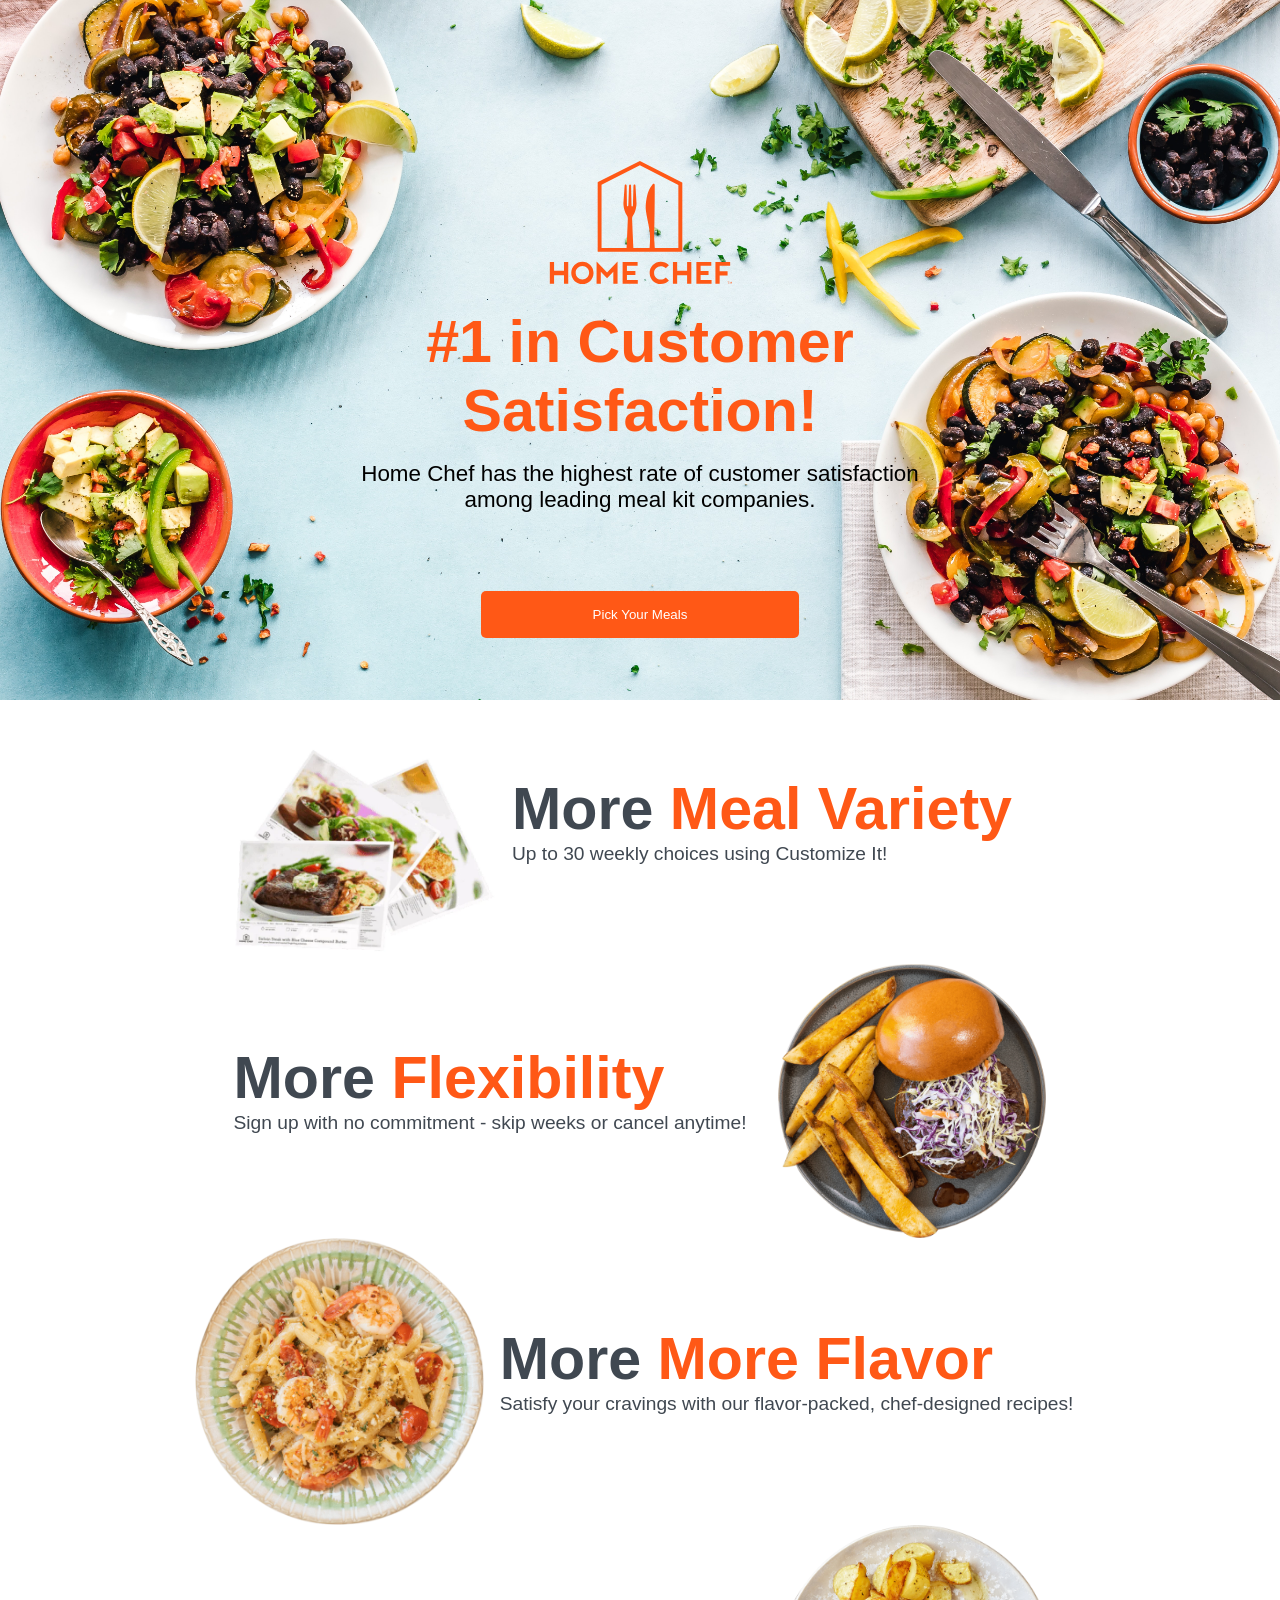
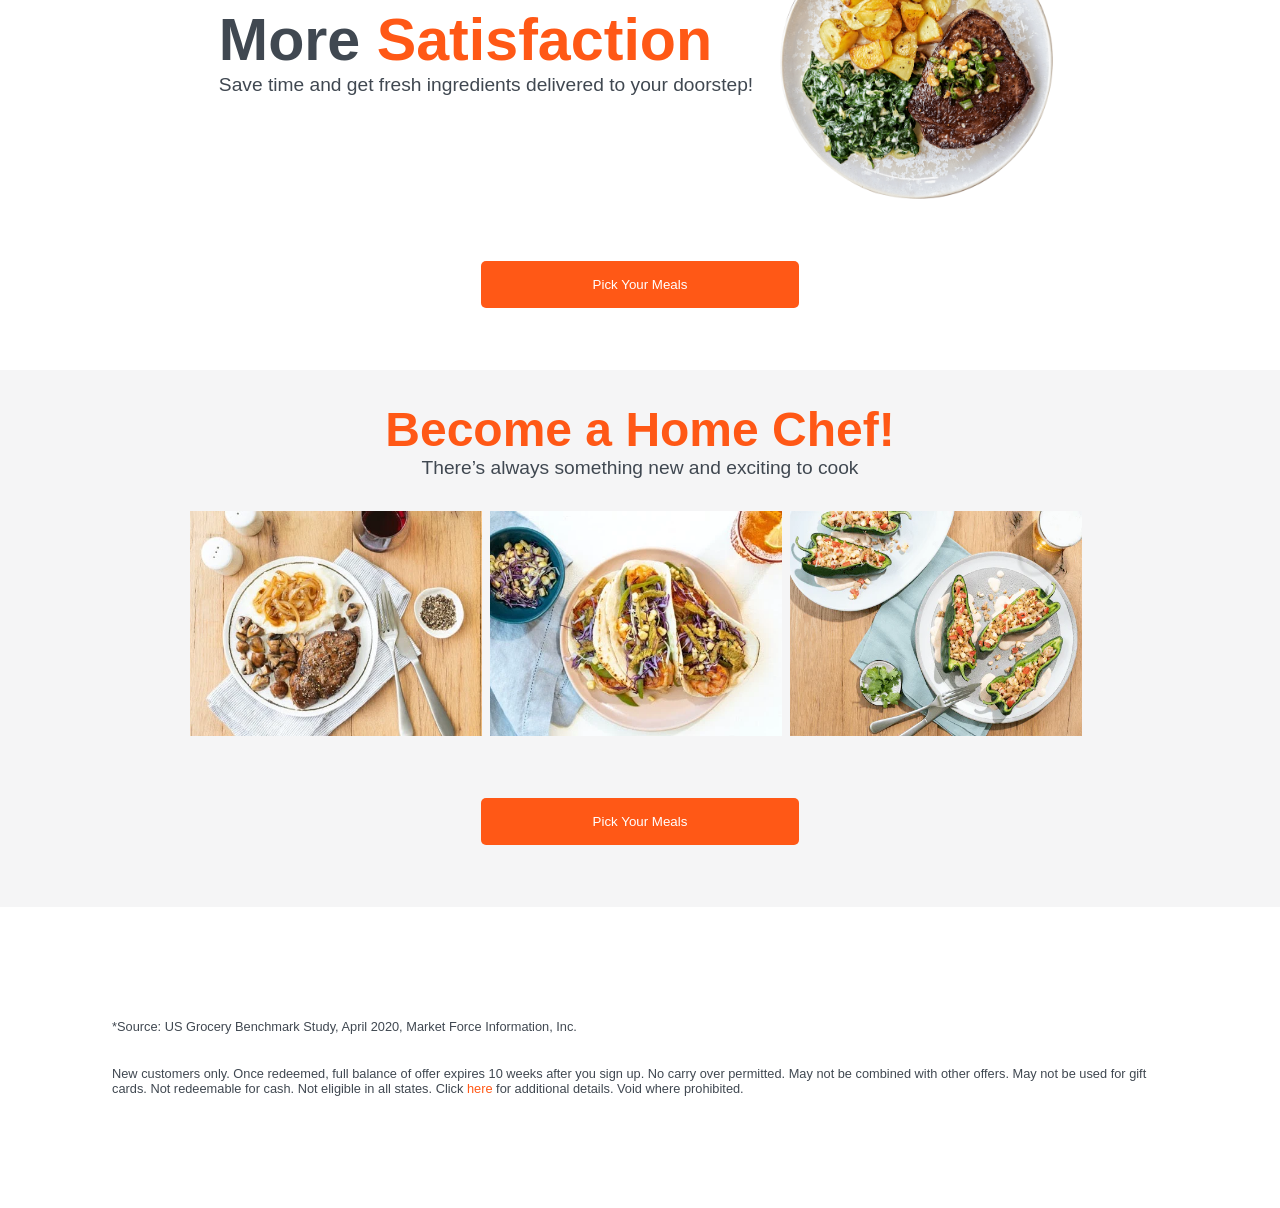
<file: realisation/index.html>
<!DOCTYPE html>
<html lang="en">
<head>
    <meta charset="UTF-8">
    <meta http-equiv="X-UA-Compatible" content="IE=edge">
    <meta name="viewport" content="width=device-width, initial-scale=1.0">
    <link rel="stylesheet" href="css/style.css">
    <link rel="stylesheet" href="css/flex-grid.css">
    <title>Home Chef</title>
</head>
<body>
    <header class="header">
        <div class="header__contenu">
            <div class="icon">
                <svg version="1.1" preserveAspectRatio="xMinYMin meet" id="logo" viewbox="0 0 200 138">
                    <title>Home Chef: Fresh Ingredient Delivery To Cook At Home</title>
                    <path id="logotype" d="M17.4,110.8v9.6H6.6v-9.6H2v23.8h4.6v-9.4h10.8v9.4H22v-23.8H17.4L17.4,110.8z M122.6,110.6 c3.2,0,6.3,1.3,8.6,3.5l0.2,0.2l-3.4,3.4l-0.2-0.2c-1.4-1.4-3.2-2.1-5.2-2.1c-4.1,0-7.3,3.3-7.3,7.3c0,4.1,3.3,7.3,7.3,7.3 c1.9,0,3.8-0.8,5.2-2.1l0.2-0.2l3.4,3.4l-0.2,0.2c-2.3,2.3-5.3,3.5-8.6,3.5c-6.7,0-12.1-5.4-12.1-12.1 C110.4,116,115.9,110.6,122.6,110.6L122.6,110.6z M37.4,110.6c6.7,0,12.1,5.4,12.1,12.1c0,6.7-5.4,12.1-12.1,12.1 c-6.7,0-12.1-5.4-12.1-12.1C25.3,116,30.7,110.6,37.4,110.6L37.4,110.6z M37.4,115.3c-4.1,0-7.3,3.3-7.3,7.3c0,4.1,3.3,7.3,7.3,7.3 c4.1,0,7.3-3.3,7.3-7.3C44.7,118.6,41.5,115.3,37.4,115.3L37.4,115.3z M186.6,134.6v-9.1h8.6V121h-8.6v-6.1H198v-4.1h-16v23.8H186.6 L186.6,134.6z M165.9,130.5v-5.4h8.6v-4.5h-8.6v-5.7h11.6v-4.1h-16.2v23.8h16.5v-4.1H165.9L165.9,130.5z M151.2,110.8v9.6h-10.8 v-9.6h-4.6v23.8h4.6v-9.4h10.8v9.4h4.6v-23.8H151.2L151.2,110.8z M85.8,130.5v-5.4H95v-4.5h-9.2v-5.7h11.6v-4.1H81.1v23.8h16.5v-4.1 H85.8L85.8,130.5z M52.8,110.4v6.3v17.9h4.6v-13.1l6.8,7l6.8-7v13.1h4.6v-17.9v-6.3l-11.4,11.8L52.8,110.4L52.8,110.4z"/>
                    <path id="icon" d="M145.8,24.4L99.9,1l-45.6,23c-0.2,0.1-0.3,0.3-0.3,0.5v75.3l92,0V24.7C146,24.7,146,24.4,145.8,24.4z M141.7,95.6 l-25.6,0c-0.2-1.7-0.3-4.3-0.4-6.2c-0.5-8.4,0.5-29.8,0.3-62.4c0-1.1-1.3-1.6-2-0.8c-4.4,5.5-6.7,10.8-7.8,23.3 c-0.6,6.7,3.3,19.4,4.4,28.9c0.6,5.2,0.4,10.7-0.2,17.2l-17.6,0c-0.1-2-0.2-4-0.3-5.9c-0.4-7.9-0.7-15.9-1-23.8 c-0.1-1.5-0.2-3.7,0.6-5.1c0.3-0.5,0.7-1,1-1.5c0.6-0.9,1-2,1.4-3c0.9-2.7,1.6-5.7,1.7-8.6c0-0.1,0-0.1,0-0.1v-0.1 c0-0.2,0-0.4,0-0.7l0-0.1l-1.1-18.8c0-0.7-0.4-1.2-1-1.2c-0.6,0-1.2,0.6-1.2,1.3l-0.6,21.6c0,0.5-0.4,0.9-0.8,0.9 c-0.5,0-0.7-0.3-0.7-0.9l-0.5-21.8c0-0.3-0.4-1.1-1.2-1.1c-0.8,0-1,1-1,1.3l-0.8,21.5c0,0.5-0.4,0.9-0.8,0.9c-0.5,0-0.7-0.4-0.7-1 L85.5,28c0-0.7-0.6-1.3-1.2-1.3c-0.6,0-1,0.6-1,1.3L82,46.7l0,0.1c0,0.2,0,0.4,0,0.7v0.2c0.1,2.9,0.8,5.9,1.7,8.6 c0.4,1,0.8,2.1,1.4,3c0.3,0.5,0.7,1,1,1.5c0.8,1.4,0.7,3.5,0.6,5.1c-0.3,7.9-0.7,15.9-1,23.8c-0.1,2-0.2,4-0.3,5.9l-27.2,0V26.8 L99.9,5.8l41.8,21.3V95.6z"/>
                    <path id="trademark" d="M195.9,132.7h-0.8v-0.3h1.9v0.3h-0.8v2.1h-0.3V132.7z M197.5,132.4h0.4l0.9,1.3l0.9-1.3h0.4v2.4h-0.3V133 l-0.9,1.3h0l-0.9-1.3v1.9h-0.3V132.4z"/>
                  </svg>
            </div>
        </div>
        <div class="center">
            <h1 class="title">#1 in Customer Satisfaction!</h1>
            <p class="sub-title">Home Chef has the highest rate of customer satisfaction among leading meal kit companies.</p>
            <button class="cta-btn">Pick Your Meals</button>
        </div>
    </header>
    
    <section>
        <div class="center-container">
            <div class="row">
            <img class="food-img col-sm-5 col-md-4 col-lg-4" src="images/food1.webp" alt="">
               <div class="text-container col-xs-12 col-sm-7 col-md-8 col-lg-8">
                    <h2 class="overview-title">More <span>Meal Variety</span></h2> 
                    <p class="">Up to 30 weekly choices using Customize It!</p>
               </div>
            </div>
            <div class="row reverse">
                <img class="food-img col-sm-5 col-md-4 col-lg-4" src="images/food2.webp" alt="">
                <div class="text-container col-xs-12 col-sm-7 col-md-8 col-lg-8">
                    <h2>More <span>Flexibility</span></h2>
                    <p>Sign up with no commitment - skip weeks or cancel anytime!</p>
                </div>    
            </div>
            <div class="row">
                <img class="food-img  col-sm-5 col-md-4 col-lg-4" src="images/food3.webp" alt="">
                <div class="text-container col-xs-12 col-sm-7 col-md-8 col-lg-8">
                    <h2>More <span> More Flavor</span></h2> 
                    <p>Satisfy your cravings with our flavor-packed, chef-designed recipes!</p>
                </div>
            </div>
                <div class="row reverse">
                    <img class="food-img col-sm-5 col-md-4 col-lg-4" src="images/food4.webp" alt="">
                    <div class="text-container  col-sm-7 col-md-8 col-lg-8">
                        <h2>More <span>Satisfaction</span></h2>
                        <p>Save time and get fresh ingredients delivered to your doorstep!</p>
                    </div>
                </div>
            
            <button class="cta-btn">Pick Your Meals</button>
        </div>
        
    </section>

    <section class="gallery">
        <div>
            <div class="center-container">
                <h2>Become a Home Chef!</h2>
                <p>There’s always something new and exciting to cook</p>
                <div class="row">
                    <img class="food-img col-sm-4 col-md-4 col-lg-4" src="images/dish1.webp" alt="">
                    <img class="food-img col-sm-4 col-md-4 col-lg-4" src="images/dish2.webp" alt="">
                    <img class="food-img col-sm-4 col-md-4 col-lg-4"  src="images/dish3.webp" alt="">
                </div>
                <button class="cta-btn">Pick Your Meals</button>
            </div>
        </div>
    </section>

    <footer class="">
        <div class="">
            <p>*Source: US Grocery Benchmark Study, April 2020, Market Force Information, Inc.</p>
            <p>New customers only. Once redeemed, full balance of offer expires 10 weeks after you sign up. No carry over permitted. May not be combined with other offers. May not be used for gift cards. Not redeemable for cash. Not eligible in all states. Click 
                <span>here</span> for additional details. Void where prohibited.</p>
        </div>   
    </footer>
</body>
</html>
</file>
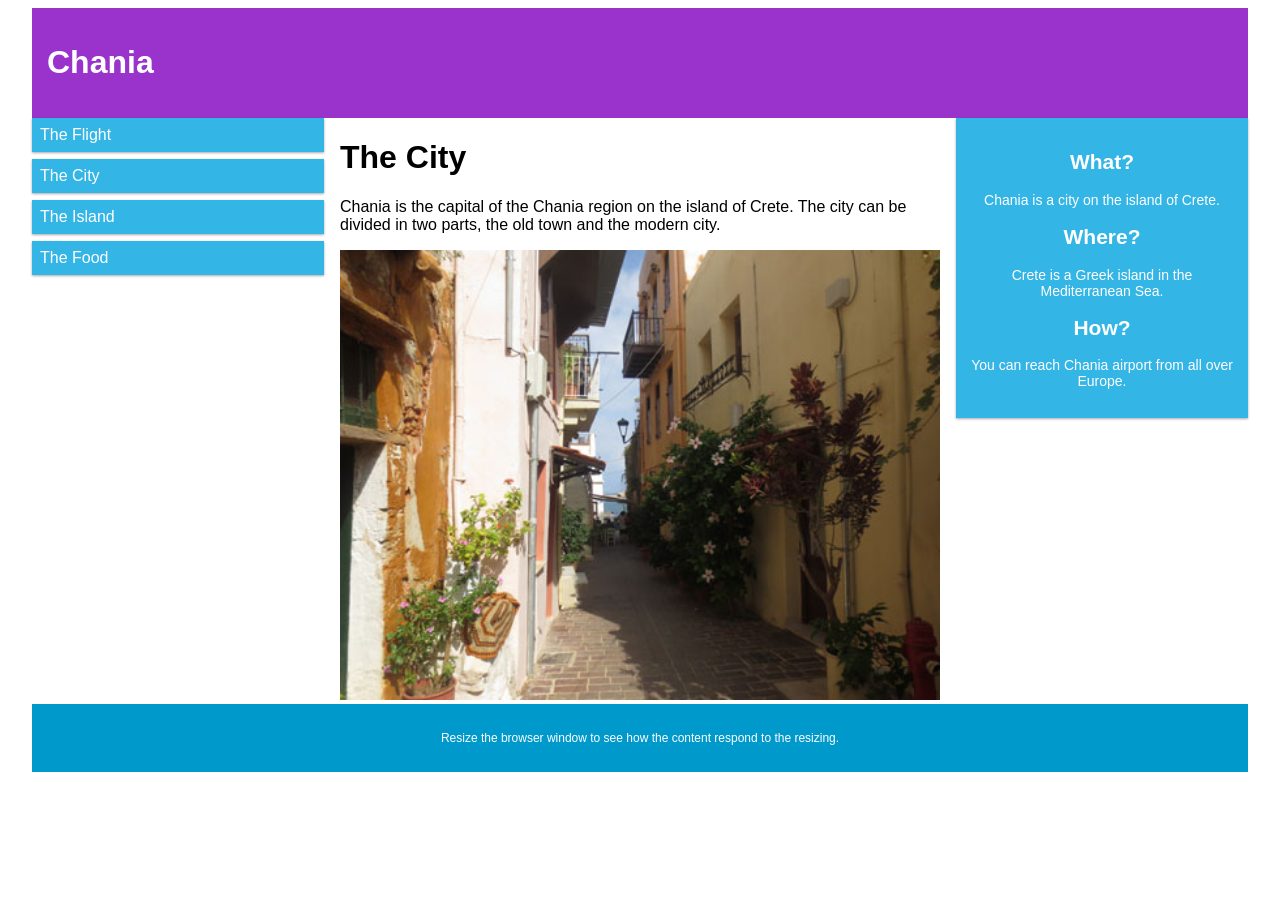
<file: prototype/prototype.html>
<!DOCTYPE html>
<html>
<head>
<meta name="viewport" content="width=device-width, initial-scale=1.0">
<link rel="stylesheet" href="css/flexboxgrid.css">
<link rel="stylesheet" href="css/style.css">

</head>
<body>


<div class="container">
  <div class="header">
    <h1>Chania</h1>
  </div>
  <div class="row">
    <div class="col-xs-12 col-sm-4 col-md-3 col-lg-3 menu">
      <ul>
        <li>The Flight</li>
        <li>The City</li>
        <li>The Island</li>
        <li>The Food</li>
      </ul>
    </div>
    
    <div class="col-xs-12 col-sm-8 col-md-6 col-lg-6">
      <h1>The City</h1>
      <p>Chania is the capital of the Chania region on the island of Crete. The city can be divided in two parts, the old town and the modern city.</p>
      <img src="img_chania.jpg" width="460" height="345">
    </div>

    <div class="col-xs-12 col-sm-12 col-md-3 col-lg-3">
      <div class="aside">
        <h2>What?</h2>
        <p>Chania is a city on the island of Crete.</p>
        <h2>Where?</h2>
        <p>Crete is a Greek island in the Mediterranean Sea.</p>
        <h2>How?</h2>
        <p>You can reach Chania airport from all over Europe.</p>
      </div>
    </div>
  </div>
  <div class="footer">
    <p>Resize the browser window to see how the content respond to the resizing.</p>
  </div>
</div>

 

</body>
</html>
</file>
<file: realisation/css/style.css>
* {
    padding: 0px;
    margin: 0px;
    box-sizing: border-box;
}

body {
    font-family: 'Segoe UI', Tahoma, Geneva, Verdana, sans-serif
}
.header {
    background-image: url("../images/background.jpg");
    background-size: cover;
    background-repeat: no-repeat;
    background-position: center;
    height: 100%;
    display: flex;
    justify-content: center;
    align-items: center;
    flex-direction: column;
}
.icon {
    color: #ff5816;
    width: 11.5rem;
    margin-top: 160px;
}

.center {
    text-align: center;
}

svg {
    fill: currentColor;
}

.title {
    margin-top: 16px;
    color: #ff5816;
    text-align: center;
    font-size: 3.7rem;
    margin-left: auto;
    margin-right: auto;
    max-width: 700px;
    width: 100%;
    font-weight: 600;
}

.sub-title {
    margin-left: auto;
    margin-right: auto;
    max-width: 600px;
    width: 100%;
    font-weight: lighter;
    color: #000000;
    font-size: 1.4rem;
    text-align: center;
    margin: 1rem auto;
}

.cta-btn {
 color: white;
 background: #ff5816;   
 border: none;
 padding: 1rem 7rem;
 justify-content: center;
 border-radius: 5px;
 margin-top: 62px;
 margin-bottom: 62px;
}

.cta-btn:hover {
    cursor: pointer;
    background:#f57d4d;
}

.food-img{
  margin-right: auto;
  margin-left: auto;
  width: 300px;
  height: auto;
}

.text-container {
    display: flex;
    flex-direction: column;
    justify-content: center;
    margin-right: auto;
    margin-left: auto;
}

.center-container {
    justify-items: center;
    align-items: center;
    align-content: center;
    display: flex;
    flex-direction: column;
}

span {
    color: #ff5816;
}

.text-container h2 {
    font-size: 3.7rem;
    text-align: center;
    font-weight: 600;
    color: #404851;
}

.text-container p {
    font-size: 1.2rem;
    font-weight: lighter;
    color: #404851;
    text-align: center;
    margin-bottom: 24px;
}

.gallery {
    background: #f5f5f6;
}

.gallery h2 {
    font-size: 3rem;
    color: #ff5816;
    font-weight: 600;
    margin-top: 32px;
    text-align: center;
}

.gallery p {
    font-size: 1.2rem;
    color: #404851;
    font-weight: lighter;
    margin-bottom: 32px;
    text-align: center;
}



footer {
    padding: 5rem;
}

footer p {
    margin: 32px;
    font-size: 0.8rem;
    color: #404851;
}

footer p span:hover {
    cursor: pointer;
}


@media only screen and (min-width: 64em) {
    .text-container h2{
        text-align: initial;
    }

    .text-container p{
        text-align: initial;
    }
}
</file>
<file: realisation/css/flex-grid.css>
li {
    list-style-type: none;
}

.container {
    margin-left: auto;
    margin-right: auto;
}

.row {
    box-sizing: border-box;
    display: flex;
    flex: 0 1 auto;
    flex-direction: row;
    flex-wrap: wrap;
}

.row.reverse {
    -webkit-box-orient: horizontal;
    -webkit-box-direction: reverse;
    -ms-flex-direction: row-reverse;
    flex-direction: row-reverse;
  }

  
/* xs =  x-small */
.col-xs,
.col-xs-1,
.col-xs-2,
.col-xs-3,
.col-xs-4,
.col-xs-5,
.col-xs-6,
.col-xs-7,
.col-xs-8,
.col-xs-9,
.col-xs-10,
.col-xs-11,
.col-xs-12 {
  box-sizing: border-box;
  flex: 0 0 auto;
  padding-right: 0.5rem;
  padding-left: 0.5rem;
}

.col-xs {
  flex-grow: 1;
  flex-basis: 0;
  max-width: 100%;
}

.col-xs-1 {
  flex-basis: 8.33333333%;
  max-width: 8.33333333%;
}

.col-xs-2 {
  flex-basis: 16.66666667%;
  max-width: 16.66666667%;
}

.col-xs-3 {
  flex-basis: 25%;
  max-width: 25%;
}

.col-xs-4 {
  -ms-flex-preferred-size: 33.33333333%;
  flex-basis: 33.33333333%;
  max-width: 33.33333333%;
}

.col-xs-5 {
  -ms-flex-preferred-size: 41.66666667%;
  flex-basis: 41.66666667%;
  max-width: 41.66666667%;
}

.col-xs-6 {
  -ms-flex-preferred-size: 50%;
  flex-basis: 50%;
  max-width: 50%;
}

.col-xs-7 {
  -ms-flex-preferred-size: 58.33333333%;
  flex-basis: 58.33333333%;
  max-width: 58.33333333%;
}

.col-xs-8 {
  -ms-flex-preferred-size: 66.66666667%;
  flex-basis: 66.66666667%;
  max-width: 66.66666667%;
}

.col-xs-9 {
  -ms-flex-preferred-size: 75%;
  flex-basis: 75%;
  max-width: 75%;
}

.col-xs-10 {
  -ms-flex-preferred-size: 83.33333333%;
  flex-basis: 83.33333333%;
  max-width: 83.33333333%;
}

.col-xs-11 {
  -ms-flex-preferred-size: 91.66666667%;
  flex-basis: 91.66666667%;
  max-width: 91.66666667%;
}

.col-xs-12 {
  -ms-flex-preferred-size: 100%;
  flex-basis: 100%;
  max-width: 100%;
}

@media only screen and (min-width: 48em){
    .container{
        width: 49rem;
    }

    .col-sm,
    .col-sm-1,
    .col-sm-2,
    .col-sm-3,
    .col-sm-4,
    .col-sm-5,
    .col-sm-6,
    .col-sm-7,
    .col-sm-8,
    .col-sm-9,
    .col-sm-10,
    .col-sm-11,
    .col-sm-12 {

        box-sizing: border-box;
        flex: 0 0   auto;
        padding-right: 0.5rem;
        padding-right: 0.5rem;
        
    }

    .col-sm {
        flex-grow: 1;
        flex-basis: 0;
        max-width: 100%;
    }

    .col-sm-1 {
        flex-basis: 8.3333333333%;
        max-width: 8.3333333333%;
    }

    .col-sm-2 {
        flex-basis: 16.66666666%;
        max-width: 16.66666666%;
    }

    .col-sm-3 {
        flex-basis: 25%;
        max-width: 25%;
    }

    .col-sm-4 {
        flex-basis: 33.33333333%;
        max-width: 33.33333333% ;
    }

    .col-sm-5 {
        flex-basis: 41.6666666666%;
        max-width: 41.6666666666%;
    }

    .col-sm-6 {
        flex-basis: 50%;
        max-width: 50%;
    }

    .col-sm-7 {
        flex-basis: 58.33333333%;
        max-width: 58.33333333%;
    }

    .col-sm-8 {
        flex-basis: 66.66666666%;
        max-width: 66.66666666%;
    }

    .col-sm-9 {
        flex-basis: 75%;
        max-width: 75%;
    }

    .col-sm-10 {
        flex-basis: 83.3333333333%;
        max-width: 83.3333333333%;
    }

    .col-sm-11 {
        flex-basis: 91.66666666%;
        max-width: 91.66666666%;
    }

    .col-sm-12 {
        flex-basis: 100%;
        max-width: 100%;
    }
}


@media only screen and (min-width: 64em){
    .container {
        width: 65rem;
    }


    /* md */
    .col-md,
    .col-md-1,
    .col-md-2,
    .col-md-3,
    .col-md-4,
    .col-md-5,
    .col-md-6,
    .col-md-7,
    .col-md-8,
    .col-md-9,
    .col-md-10,
    .col-md-11,
    .col-md-12 {

        box-sizing: border-box;
        flex: 0 0   auto;
        padding-right: 0.5rem;
        padding-right: 0.5rem;

        
    }

    .col-md {
        flex-grow: 1;
        flex-basis: 0;
        max-width: 100%;
    }

    .col-md-1 {
        flex-basis: 8.3333333333%;
        max-width: 8.3333333333%;
    }

    .col-md-2 {
        flex-basis: 16.66666666%;
        max-width: 16.66666666%;
    }

    .col-md-3 {
        flex-basis: 25%;
        max-width: 25%;
    }

    .col-md-4 {
        flex-basis: 33.33333333%;
        max-width: 33.33333333% ;
    }

    .col-md-5 {
        flex-basis: 41.6666666666%;
        max-width: 41.6666666666%;
    }

    .col-md-6 {
        flex-basis: 50%;
        max-width: 50%;
    }

    .col-md-7 {
        flex-basis: 58.33333333%;
        max-width: 58.33333333%;
    }

    .col-md-8 {
        flex-basis: 66.66666666%;
        max-width: 66.66666666%;
    }

    .col-md-9 {
        flex-basis: 75%;
        max-width: 75%;
    }

    .col-md-10 {
        flex-basis: 83.3333333333%;
        max-width: 83.3333333333%;
    }

    .col-md-11 {
        flex-basis: 91.66666666%;
        max-width: 91.66666666%;
    }

    .col-md-12 {
        flex-basis: 100%;
        max-width: 100%;
    }

}



@media only screen and (min-width: 75em){
    .container {
        width: 76rem;
    }


    /* lg */
    .col-lg,
    .col-lg-1,
    .col-lg-2,
    .col-lg-3,
    .col-lg-4,
    .col-lg-5,
    .col-lg-6,
    .col-lg-7,
    .col-lg-8,
    .col-lg-9,
    .col-lg-10,
    .col-lg-11,
    .col-lg-12 {

        box-sizing: border-box;
        flex: 0 0   auto;
        padding-right: 0.5rem;
        padding-right: 0.5rem;

        
    }

    .col-lg {
        flex-grow: 1;
        flex-basis: 0;
        max-width: 100%;
    }

    .col-lg-1 {
        flex-basis: 8.3333333333%;
        max-width: 8.3333333333%;
    }

    .col-lg-2 {
        flex-basis: 16.66666666%;
        max-width: 16.66666666%;
    }

    .col-lg-3 {
        flex-basis: 25%;
        max-width: 25%;
    }

    .col-lg-4 {
        flex-basis: 33.33333333%;
        max-width: 33.33333333% ;
    }

    .col-lg-5 {
        flex-basis: 41.6666666666%;
        max-width: 41.6666666666%;
    }

    .col-lg-6 {
        flex-basis: 50%;
        max-width: 50%;
    }

    .col-lg-7 {
        flex-basis: 58.33333333%;
        max-width: 58.33333333%;
    }

    .col-lg-8 {
        flex-basis: 66.66666666%;
        max-width: 66.66666666%;
    }

    .col-lg-9 {
        flex-basis: 75%;
        max-width: 75%;
    }

    .col-lg-10 {
        flex-basis: 83.3333333333%;
        max-width: 83.3333333333%;
    }

    .col-lg-11 {
        flex-basis: 91.66666666%;
        max-width: 91.66666666%;
    }

    .col-lg-12 {
        flex-basis: 100%;
        max-width: 100%;
    }

}
</file>
<file: prototype/css/flexboxgrid.css>
.container-fluid,
.container {
  margin-right: auto;
  margin-left: auto;
}

.container-fluid {
  padding-right: 2rem;
  padding-left: 2rem;
}

.row {
  box-sizing: border-box;
  display: -webkit-box;
  display: -ms-flexbox;
  display: flex;
  -webkit-box-flex: 0;
  -ms-flex: 0 1 auto;
  flex: 0 1 auto;
  -webkit-box-orient: horizontal;
  -webkit-box-direction: normal;
  -ms-flex-direction: row;
  flex-direction: row;
  -ms-flex-wrap: wrap;
  flex-wrap: wrap;
  margin-right: -0.5rem;
  margin-left: -0.5rem;
}

.row.reverse {
  -webkit-box-orient: horizontal;
  -webkit-box-direction: reverse;
  -ms-flex-direction: row-reverse;
  flex-direction: row-reverse;
}

.col.reverse {
  -webkit-box-orient: vertical;
  -webkit-box-direction: reverse;
  -ms-flex-direction: column-reverse;
  flex-direction: column-reverse;
}

.col-xs,
.col-xs-1,
.col-xs-2,
.col-xs-3,
.col-xs-4,
.col-xs-5,
.col-xs-6,
.col-xs-7,
.col-xs-8,
.col-xs-9,
.col-xs-10,
.col-xs-11,
.col-xs-12,
.col-xs-offset-0,
.col-xs-offset-1,
.col-xs-offset-2,
.col-xs-offset-3,
.col-xs-offset-4,
.col-xs-offset-5,
.col-xs-offset-6,
.col-xs-offset-7,
.col-xs-offset-8,
.col-xs-offset-9,
.col-xs-offset-10,
.col-xs-offset-11,
.col-xs-offset-12 {
  box-sizing: border-box;
  -webkit-box-flex: 0;
  -ms-flex: 0 0 auto;
  flex: 0 0 auto;
  padding-right: 0.5rem;
  padding-left: 0.5rem;
}

.col-xs {
  -webkit-box-flex: 1;
  -ms-flex-positive: 1;
  flex-grow: 1;
  -ms-flex-preferred-size: 0;
  flex-basis: 0;
  max-width: 100%;
}

.col-xs-1 {
  -ms-flex-preferred-size: 8.33333333%;
  flex-basis: 8.33333333%;
  max-width: 8.33333333%;
}

.col-xs-2 {
  -ms-flex-preferred-size: 16.66666667%;
  flex-basis: 16.66666667%;
  max-width: 16.66666667%;
}

.col-xs-3 {
  -ms-flex-preferred-size: 25%;
  flex-basis: 25%;
  max-width: 25%;
}

.col-xs-4 {
  -ms-flex-preferred-size: 33.33333333%;
  flex-basis: 33.33333333%;
  max-width: 33.33333333%;
}

.col-xs-5 {
  -ms-flex-preferred-size: 41.66666667%;
  flex-basis: 41.66666667%;
  max-width: 41.66666667%;
}

.col-xs-6 {
  -ms-flex-preferred-size: 50%;
  flex-basis: 50%;
  max-width: 50%;
}

.col-xs-7 {
  -ms-flex-preferred-size: 58.33333333%;
  flex-basis: 58.33333333%;
  max-width: 58.33333333%;
}

.col-xs-8 {
  -ms-flex-preferred-size: 66.66666667%;
  flex-basis: 66.66666667%;
  max-width: 66.66666667%;
}

.col-xs-9 {
  -ms-flex-preferred-size: 75%;
  flex-basis: 75%;
  max-width: 75%;
}

.col-xs-10 {
  -ms-flex-preferred-size: 83.33333333%;
  flex-basis: 83.33333333%;
  max-width: 83.33333333%;
}

.col-xs-11 {
  -ms-flex-preferred-size: 91.66666667%;
  flex-basis: 91.66666667%;
  max-width: 91.66666667%;
}

.col-xs-12 {
  -ms-flex-preferred-size: 100%;
  flex-basis: 100%;
  max-width: 100%;
}

.col-xs-offset-0 {
  margin-left: 0;
}

.col-xs-offset-1 {
  margin-left: 8.33333333%;
}

.col-xs-offset-2 {
  margin-left: 16.66666667%;
}

.col-xs-offset-3 {
  margin-left: 25%;
}

.col-xs-offset-4 {
  margin-left: 33.33333333%;
}

.col-xs-offset-5 {
  margin-left: 41.66666667%;
}

.col-xs-offset-6 {
  margin-left: 50%;
}

.col-xs-offset-7 {
  margin-left: 58.33333333%;
}

.col-xs-offset-8 {
  margin-left: 66.66666667%;
}

.col-xs-offset-9 {
  margin-left: 75%;
}

.col-xs-offset-10 {
  margin-left: 83.33333333%;
}

.col-xs-offset-11 {
  margin-left: 91.66666667%;
}

.start-xs {
  -webkit-box-pack: start;
  -ms-flex-pack: start;
  justify-content: flex-start;
  text-align: start;
}

.center-xs {
  -webkit-box-pack: center;
  -ms-flex-pack: center;
  justify-content: center;
  text-align: center;
}

.end-xs {
  -webkit-box-pack: end;
  -ms-flex-pack: end;
  justify-content: flex-end;
  text-align: end;
}

.top-xs {
  -webkit-box-align: start;
  -ms-flex-align: start;
  align-items: flex-start;
}

.middle-xs {
  -webkit-box-align: center;
  -ms-flex-align: center;
  align-items: center;
}

.bottom-xs {
  -webkit-box-align: end;
  -ms-flex-align: end;
  align-items: flex-end;
}

.around-xs {
  -ms-flex-pack: distribute;
  justify-content: space-around;
}

.between-xs {
  -webkit-box-pack: justify;
  -ms-flex-pack: justify;
  justify-content: space-between;
}

.first-xs {
  -webkit-box-ordinal-group: 0;
  -ms-flex-order: -1;
  order: -1;
}

.last-xs {
  -webkit-box-ordinal-group: 2;
  -ms-flex-order: 1;
  order: 1;
}

@media only screen and (min-width: 48em) {
  .container {
    width: 49rem;
  }

  .col-sm,
  .col-sm-1,
  .col-sm-2,
  .col-sm-3,
  .col-sm-4,
  .col-sm-5,
  .col-sm-6,
  .col-sm-7,
  .col-sm-8,
  .col-sm-9,
  .col-sm-10,
  .col-sm-11,
  .col-sm-12,
  .col-sm-offset-0,
  .col-sm-offset-1,
  .col-sm-offset-2,
  .col-sm-offset-3,
  .col-sm-offset-4,
  .col-sm-offset-5,
  .col-sm-offset-6,
  .col-sm-offset-7,
  .col-sm-offset-8,
  .col-sm-offset-9,
  .col-sm-offset-10,
  .col-sm-offset-11,
  .col-sm-offset-12 {
    box-sizing: border-box;
    -webkit-box-flex: 0;
    -ms-flex: 0 0 auto;
    flex: 0 0 auto;
    padding-right: 0.5rem;
    padding-left: 0.5rem;
  }

  .col-sm {
    -webkit-box-flex: 1;
    -ms-flex-positive: 1;
    flex-grow: 1;
    -ms-flex-preferred-size: 0;
    flex-basis: 0;
    max-width: 100%;
  }

  .col-sm-1 {
    -ms-flex-preferred-size: 8.33333333%;
    flex-basis: 8.33333333%;
    max-width: 8.33333333%;
  }

  .col-sm-2 {
    -ms-flex-preferred-size: 16.66666667%;
    flex-basis: 16.66666667%;
    max-width: 16.66666667%;
  }

  .col-sm-3 {
    -ms-flex-preferred-size: 25%;
    flex-basis: 25%;
    max-width: 25%;
  }

  .col-sm-4 {
    -ms-flex-preferred-size: 33.33333333%;
    flex-basis: 33.33333333%;
    max-width: 33.33333333%;
  }

  .col-sm-5 {
    -ms-flex-preferred-size: 41.66666667%;
    flex-basis: 41.66666667%;
    max-width: 41.66666667%;
  }

  .col-sm-6 {
    -ms-flex-preferred-size: 50%;
    flex-basis: 50%;
    max-width: 50%;
  }

  .col-sm-7 {
    -ms-flex-preferred-size: 58.33333333%;
    flex-basis: 58.33333333%;
    max-width: 58.33333333%;
  }

  .col-sm-8 {
    -ms-flex-preferred-size: 66.66666667%;
    flex-basis: 66.66666667%;
    max-width: 66.66666667%;
  }

  .col-sm-9 {
    -ms-flex-preferred-size: 75%;
    flex-basis: 75%;
    max-width: 75%;
  }

  .col-sm-10 {
    -ms-flex-preferred-size: 83.33333333%;
    flex-basis: 83.33333333%;
    max-width: 83.33333333%;
  }

  .col-sm-11 {
    -ms-flex-preferred-size: 91.66666667%;
    flex-basis: 91.66666667%;
    max-width: 91.66666667%;
  }

  .col-sm-12 {
    -ms-flex-preferred-size: 100%;
    flex-basis: 100%;
    max-width: 100%;
  }

  .col-sm-offset-0 {
    margin-left: 0;
  }

  .col-sm-offset-1 {
    margin-left: 8.33333333%;
  }

  .col-sm-offset-2 {
    margin-left: 16.66666667%;
  }

  .col-sm-offset-3 {
    margin-left: 25%;
  }

  .col-sm-offset-4 {
    margin-left: 33.33333333%;
  }

  .col-sm-offset-5 {
    margin-left: 41.66666667%;
  }

  .col-sm-offset-6 {
    margin-left: 50%;
  }

  .col-sm-offset-7 {
    margin-left: 58.33333333%;
  }

  .col-sm-offset-8 {
    margin-left: 66.66666667%;
  }

  .col-sm-offset-9 {
    margin-left: 75%;
  }

  .col-sm-offset-10 {
    margin-left: 83.33333333%;
  }

  .col-sm-offset-11 {
    margin-left: 91.66666667%;
  }

  .start-sm {
    -webkit-box-pack: start;
    -ms-flex-pack: start;
    justify-content: flex-start;
    text-align: start;
  }

  .center-sm {
    -webkit-box-pack: center;
    -ms-flex-pack: center;
    justify-content: center;
    text-align: center;
  }

  .end-sm {
    -webkit-box-pack: end;
    -ms-flex-pack: end;
    justify-content: flex-end;
    text-align: end;
  }

  .top-sm {
    -webkit-box-align: start;
    -ms-flex-align: start;
    align-items: flex-start;
  }

  .middle-sm {
    -webkit-box-align: center;
    -ms-flex-align: center;
    align-items: center;
  }

  .bottom-sm {
    -webkit-box-align: end;
    -ms-flex-align: end;
    align-items: flex-end;
  }

  .around-sm {
    -ms-flex-pack: distribute;
    justify-content: space-around;
  }

  .between-sm {
    -webkit-box-pack: justify;
    -ms-flex-pack: justify;
    justify-content: space-between;
  }

  .first-sm {
    -webkit-box-ordinal-group: 0;
    -ms-flex-order: -1;
    order: -1;
  }

  .last-sm {
    -webkit-box-ordinal-group: 2;
    -ms-flex-order: 1;
    order: 1;
  }
}

@media only screen and (min-width: 64em) {
  .container {
    width: 65rem;
  }

  .col-md,
  .col-md-1,
  .col-md-2,
  .col-md-3,
  .col-md-4,
  .col-md-5,
  .col-md-6,
  .col-md-7,
  .col-md-8,
  .col-md-9,
  .col-md-10,
  .col-md-11,
  .col-md-12,
  .col-md-offset-0,
  .col-md-offset-1,
  .col-md-offset-2,
  .col-md-offset-3,
  .col-md-offset-4,
  .col-md-offset-5,
  .col-md-offset-6,
  .col-md-offset-7,
  .col-md-offset-8,
  .col-md-offset-9,
  .col-md-offset-10,
  .col-md-offset-11,
  .col-md-offset-12 {
    box-sizing: border-box;
    -webkit-box-flex: 0;
    -ms-flex: 0 0 auto;
    flex: 0 0 auto;
    padding-right: 0.5rem;
    padding-left: 0.5rem;
  }

  .col-md {
    -webkit-box-flex: 1;
    -ms-flex-positive: 1;
    flex-grow: 1;
    -ms-flex-preferred-size: 0;
    flex-basis: 0;
    max-width: 100%;
  }

  .col-md-1 {
    -ms-flex-preferred-size: 8.33333333%;
    flex-basis: 8.33333333%;
    max-width: 8.33333333%;
  }

  .col-md-2 {
    -ms-flex-preferred-size: 16.66666667%;
    flex-basis: 16.66666667%;
    max-width: 16.66666667%;
  }

  .col-md-3 {
    -ms-flex-preferred-size: 25%;
    flex-basis: 25%;
    max-width: 25%;
  }

  .col-md-4 {
    -ms-flex-preferred-size: 33.33333333%;
    flex-basis: 33.33333333%;
    max-width: 33.33333333%;
  }

  .col-md-5 {
    -ms-flex-preferred-size: 41.66666667%;
    flex-basis: 41.66666667%;
    max-width: 41.66666667%;
  }

  .col-md-6 {
    -ms-flex-preferred-size: 50%;
    flex-basis: 50%;
    max-width: 50%;
  }

  .col-md-7 {
    -ms-flex-preferred-size: 58.33333333%;
    flex-basis: 58.33333333%;
    max-width: 58.33333333%;
  }

  .col-md-8 {
    -ms-flex-preferred-size: 66.66666667%;
    flex-basis: 66.66666667%;
    max-width: 66.66666667%;
  }

  .col-md-9 {
    -ms-flex-preferred-size: 75%;
    flex-basis: 75%;
    max-width: 75%;
  }

  .col-md-10 {
    -ms-flex-preferred-size: 83.33333333%;
    flex-basis: 83.33333333%;
    max-width: 83.33333333%;
  }

  .col-md-11 {
    -ms-flex-preferred-size: 91.66666667%;
    flex-basis: 91.66666667%;
    max-width: 91.66666667%;
  }

  .col-md-12 {
    -ms-flex-preferred-size: 100%;
    flex-basis: 100%;
    max-width: 100%;
  }

  .col-md-offset-0 {
    margin-left: 0;
  }

  .col-md-offset-1 {
    margin-left: 8.33333333%;
  }

  .col-md-offset-2 {
    margin-left: 16.66666667%;
  }

  .col-md-offset-3 {
    margin-left: 25%;
  }

  .col-md-offset-4 {
    margin-left: 33.33333333%;
  }

  .col-md-offset-5 {
    margin-left: 41.66666667%;
  }

  .col-md-offset-6 {
    margin-left: 50%;
  }

  .col-md-offset-7 {
    margin-left: 58.33333333%;
  }

  .col-md-offset-8 {
    margin-left: 66.66666667%;
  }

  .col-md-offset-9 {
    margin-left: 75%;
  }

  .col-md-offset-10 {
    margin-left: 83.33333333%;
  }

  .col-md-offset-11 {
    margin-left: 91.66666667%;
  }

  .start-md {
    -webkit-box-pack: start;
    -ms-flex-pack: start;
    justify-content: flex-start;
    text-align: start;
  }

  .center-md {
    -webkit-box-pack: center;
    -ms-flex-pack: center;
    justify-content: center;
    text-align: center;
  }

  .end-md {
    -webkit-box-pack: end;
    -ms-flex-pack: end;
    justify-content: flex-end;
    text-align: end;
  }

  .top-md {
    -webkit-box-align: start;
    -ms-flex-align: start;
    align-items: flex-start;
  }

  .middle-md {
    -webkit-box-align: center;
    -ms-flex-align: center;
    align-items: center;
  }

  .bottom-md {
    -webkit-box-align: end;
    -ms-flex-align: end;
    align-items: flex-end;
  }

  .around-md {
    -ms-flex-pack: distribute;
    justify-content: space-around;
  }

  .between-md {
    -webkit-box-pack: justify;
    -ms-flex-pack: justify;
    justify-content: space-between;
  }

  .first-md {
    -webkit-box-ordinal-group: 0;
    -ms-flex-order: -1;
    order: -1;
  }

  .last-md {
    -webkit-box-ordinal-group: 2;
    -ms-flex-order: 1;
    order: 1;
  }
}

@media only screen and (min-width: 75em) {
  .container {
    width: 76rem;
  }

  .col-lg,
  .col-lg-1,
  .col-lg-2,
  .col-lg-3,
  .col-lg-4,
  .col-lg-5,
  .col-lg-6,
  .col-lg-7,
  .col-lg-8,
  .col-lg-9,
  .col-lg-10,
  .col-lg-11,
  .col-lg-12,
  .col-lg-offset-0,
  .col-lg-offset-1,
  .col-lg-offset-2,
  .col-lg-offset-3,
  .col-lg-offset-4,
  .col-lg-offset-5,
  .col-lg-offset-6,
  .col-lg-offset-7,
  .col-lg-offset-8,
  .col-lg-offset-9,
  .col-lg-offset-10,
  .col-lg-offset-11,
  .col-lg-offset-12 {
    box-sizing: border-box;
    -webkit-box-flex: 0;
    -ms-flex: 0 0 auto;
    flex: 0 0 auto;
    padding-right: 0.5rem;
    padding-left: 0.5rem;
  }

  .col-lg {
    -webkit-box-flex: 1;
    -ms-flex-positive: 1;
    flex-grow: 1;
    -ms-flex-preferred-size: 0;
    flex-basis: 0;
    max-width: 100%;
  }

  .col-lg-1 {
    -ms-flex-preferred-size: 8.33333333%;
    flex-basis: 8.33333333%;
    max-width: 8.33333333%;
  }

  .col-lg-2 {
    -ms-flex-preferred-size: 16.66666667%;
    flex-basis: 16.66666667%;
    max-width: 16.66666667%;
  }

  .col-lg-3 {
    -ms-flex-preferred-size: 25%;
    flex-basis: 25%;
    max-width: 25%;
  }

  .col-lg-4 {
    -ms-flex-preferred-size: 33.33333333%;
    flex-basis: 33.33333333%;
    max-width: 33.33333333%;
  }

  .col-lg-5 {
    -ms-flex-preferred-size: 41.66666667%;
    flex-basis: 41.66666667%;
    max-width: 41.66666667%;
  }

  .col-lg-6 {
    -ms-flex-preferred-size: 50%;
    flex-basis: 50%;
    max-width: 50%;
  }

  .col-lg-7 {
    -ms-flex-preferred-size: 58.33333333%;
    flex-basis: 58.33333333%;
    max-width: 58.33333333%;
  }

  .col-lg-8 {
    -ms-flex-preferred-size: 66.66666667%;
    flex-basis: 66.66666667%;
    max-width: 66.66666667%;
  }

  .col-lg-9 {
    -ms-flex-preferred-size: 75%;
    flex-basis: 75%;
    max-width: 75%;
  }

  .col-lg-10 {
    -ms-flex-preferred-size: 83.33333333%;
    flex-basis: 83.33333333%;
    max-width: 83.33333333%;
  }

  .col-lg-11 {
    -ms-flex-preferred-size: 91.66666667%;
    flex-basis: 91.66666667%;
    max-width: 91.66666667%;
  }

  .col-lg-12 {
    -ms-flex-preferred-size: 100%;
    flex-basis: 100%;
    max-width: 100%;
  }

  .col-lg-offset-0 {
    margin-left: 0;
  }

  .col-lg-offset-1 {
    margin-left: 8.33333333%;
  }

  .col-lg-offset-2 {
    margin-left: 16.66666667%;
  }

  .col-lg-offset-3 {
    margin-left: 25%;
  }

  .col-lg-offset-4 {
    margin-left: 33.33333333%;
  }

  .col-lg-offset-5 {
    margin-left: 41.66666667%;
  }

  .col-lg-offset-6 {
    margin-left: 50%;
  }

  .col-lg-offset-7 {
    margin-left: 58.33333333%;
  }

  .col-lg-offset-8 {
    margin-left: 66.66666667%;
  }

  .col-lg-offset-9 {
    margin-left: 75%;
  }

  .col-lg-offset-10 {
    margin-left: 83.33333333%;
  }

  .col-lg-offset-11 {
    margin-left: 91.66666667%;
  }

  .start-lg {
    -webkit-box-pack: start;
    -ms-flex-pack: start;
    justify-content: flex-start;
    text-align: start;
  }

  .center-lg {
    -webkit-box-pack: center;
    -ms-flex-pack: center;
    justify-content: center;
    text-align: center;
  }

  .end-lg {
    -webkit-box-pack: end;
    -ms-flex-pack: end;
    justify-content: flex-end;
    text-align: end;
  }

  .top-lg {
    -webkit-box-align: start;
    -ms-flex-align: start;
    align-items: flex-start;
  }

  .middle-lg {
    -webkit-box-align: center;
    -ms-flex-align: center;
    align-items: center;
  }

  .bottom-lg {
    -webkit-box-align: end;
    -ms-flex-align: end;
    align-items: flex-end;
  }

  .around-lg {
    -ms-flex-pack: distribute;
    justify-content: space-around;
  }

  .between-lg {
    -webkit-box-pack: justify;
    -ms-flex-pack: justify;
    justify-content: space-between;
  }

  .first-lg {
    -webkit-box-ordinal-group: 0;
    -ms-flex-order: -1;
    order: -1;
  }

  .last-lg {
    -webkit-box-ordinal-group: 2;
    -ms-flex-order: 1;
    order: 1;
  }
}
</file>
<file: prototype/css/style.css>
* {
    box-sizing: border-box;
  }
  
  img {
    width: 100%;
    height: auto;
  }
  

  html {
    font-family: "Lucida Sans", sans-serif;
  }
  
  .header {
    background-color: #9933cc;
    color: #ffffff;
    padding: 15px;
  }
  
  .menu ul {
    list-style-type: none;
    margin: 0;
    padding: 0;
  }
  
  .menu li {
    padding: 8px;
    margin-bottom: 7px;
    background-color :#33b5e5;
    color: #ffffff;
    box-shadow: 0 1px 3px rgba(0,0,0,0.12), 0 1px 2px rgba(0,0,0,0.24);
  }
  
  .menu li:hover {
    background-color: #0099cc;
  }
  
  .aside {
    background-color: #33b5e5;
    padding: 15px;
    color: #ffffff;
    text-align: center;
    font-size: 14px;
    box-shadow: 0 1px 3px rgba(0,0,0,0.12), 0 1px 2px rgba(0,0,0,0.24);
  }
  
  .footer {
    background-color: #0099cc;
    color: #ffffff;
    text-align: center;
    font-size: 12px;
    padding: 15px;
  }
</file>
